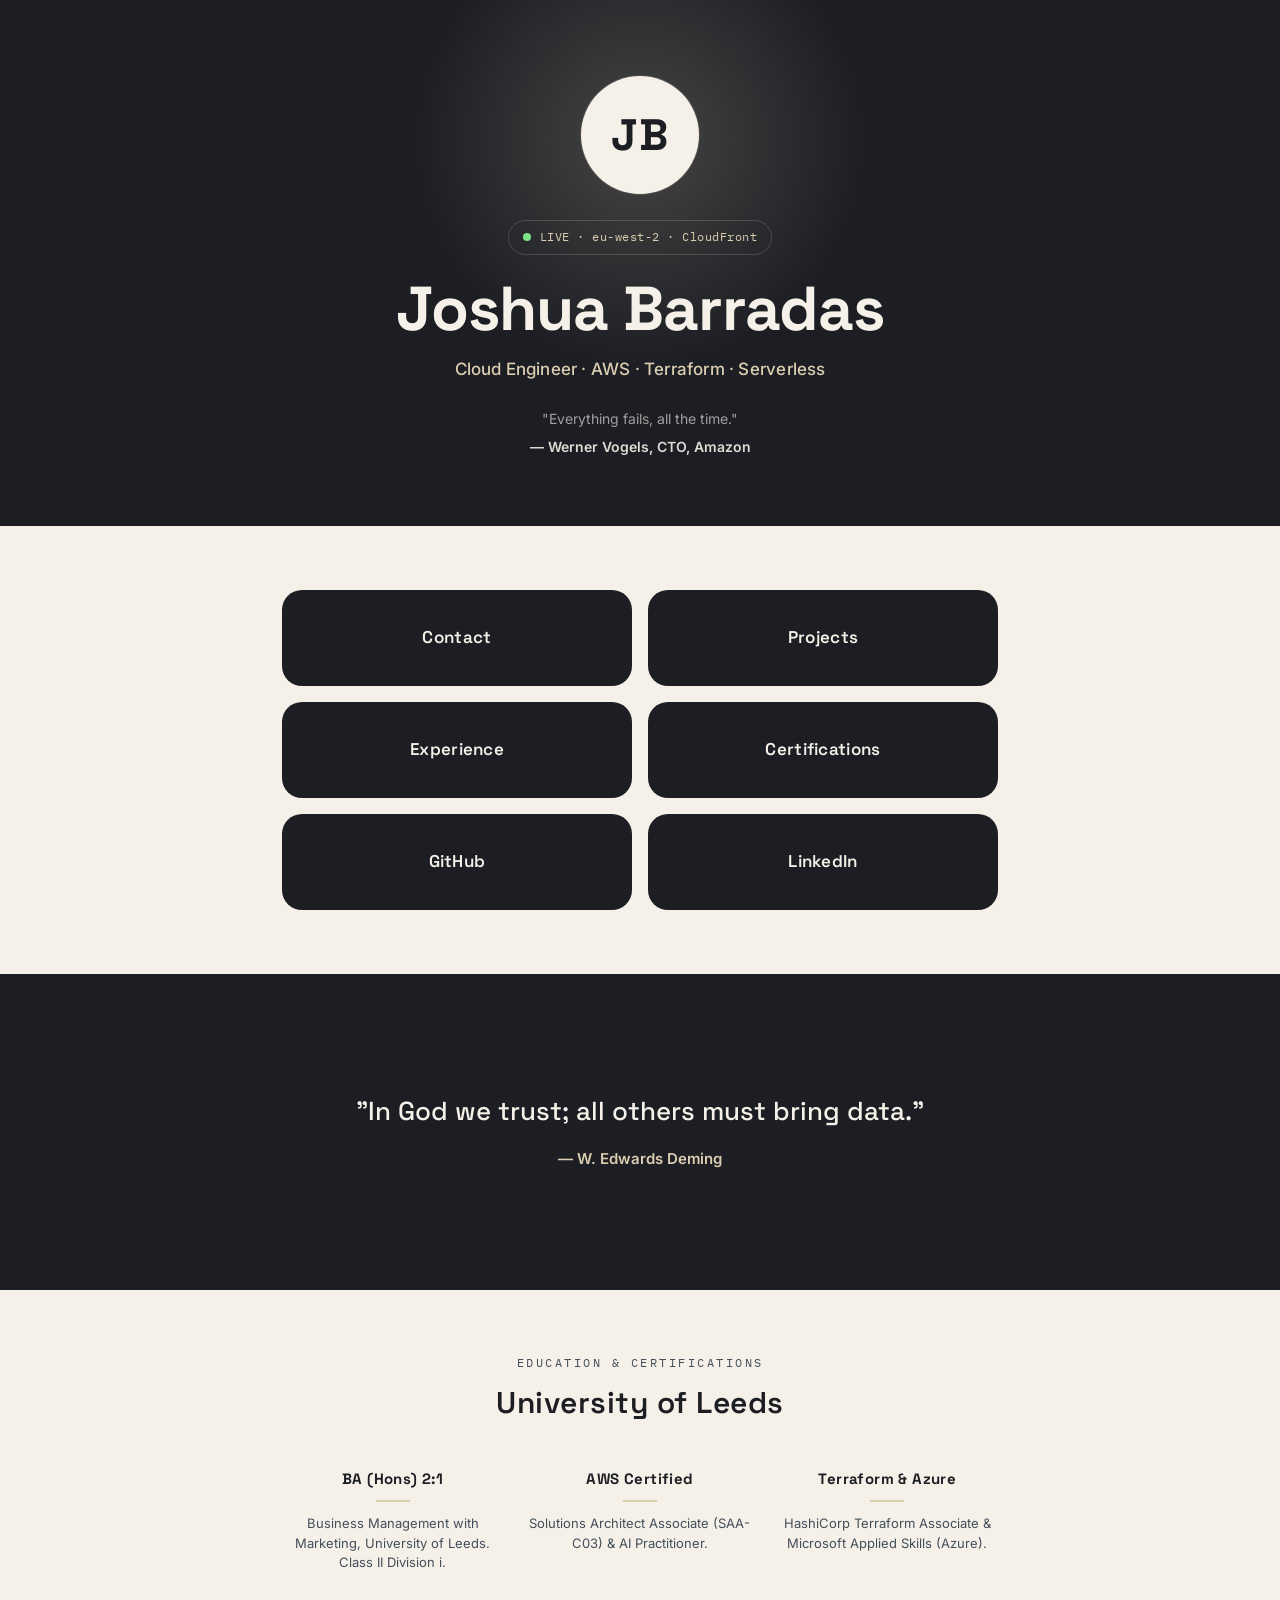
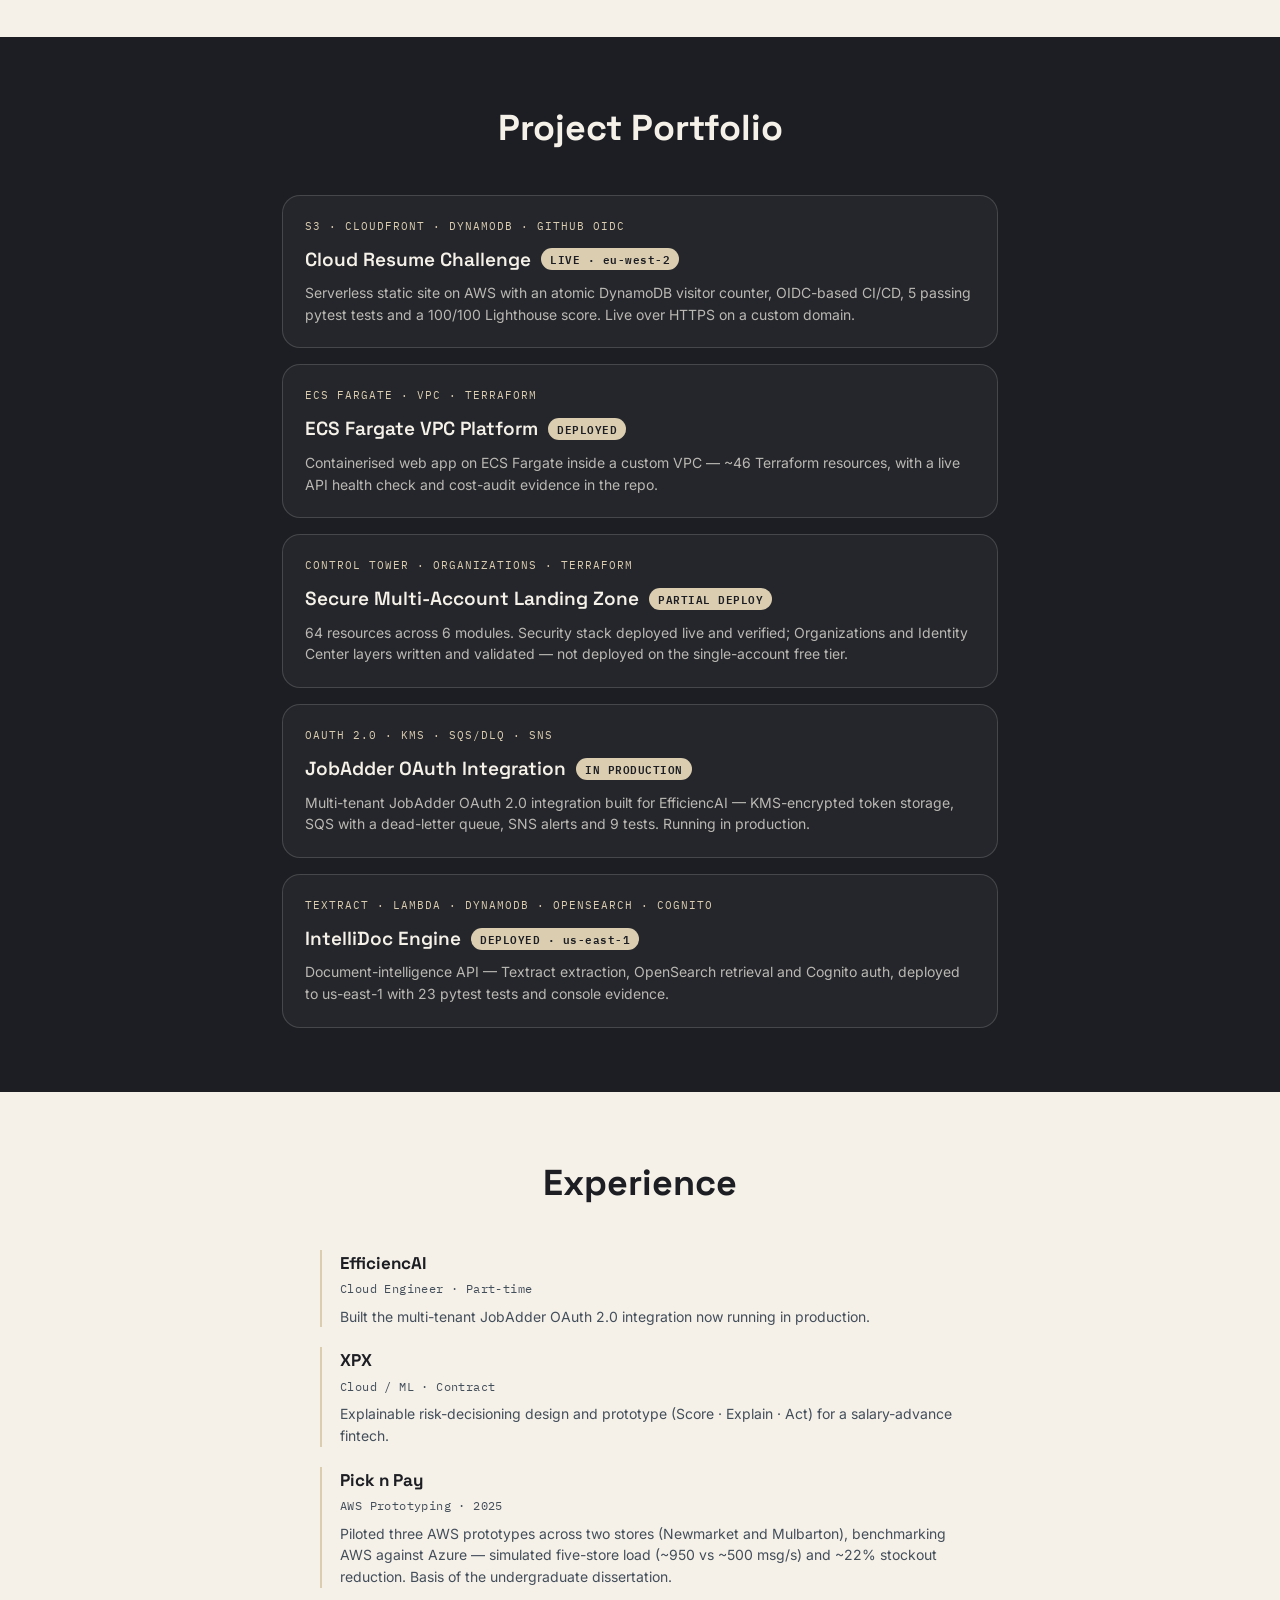
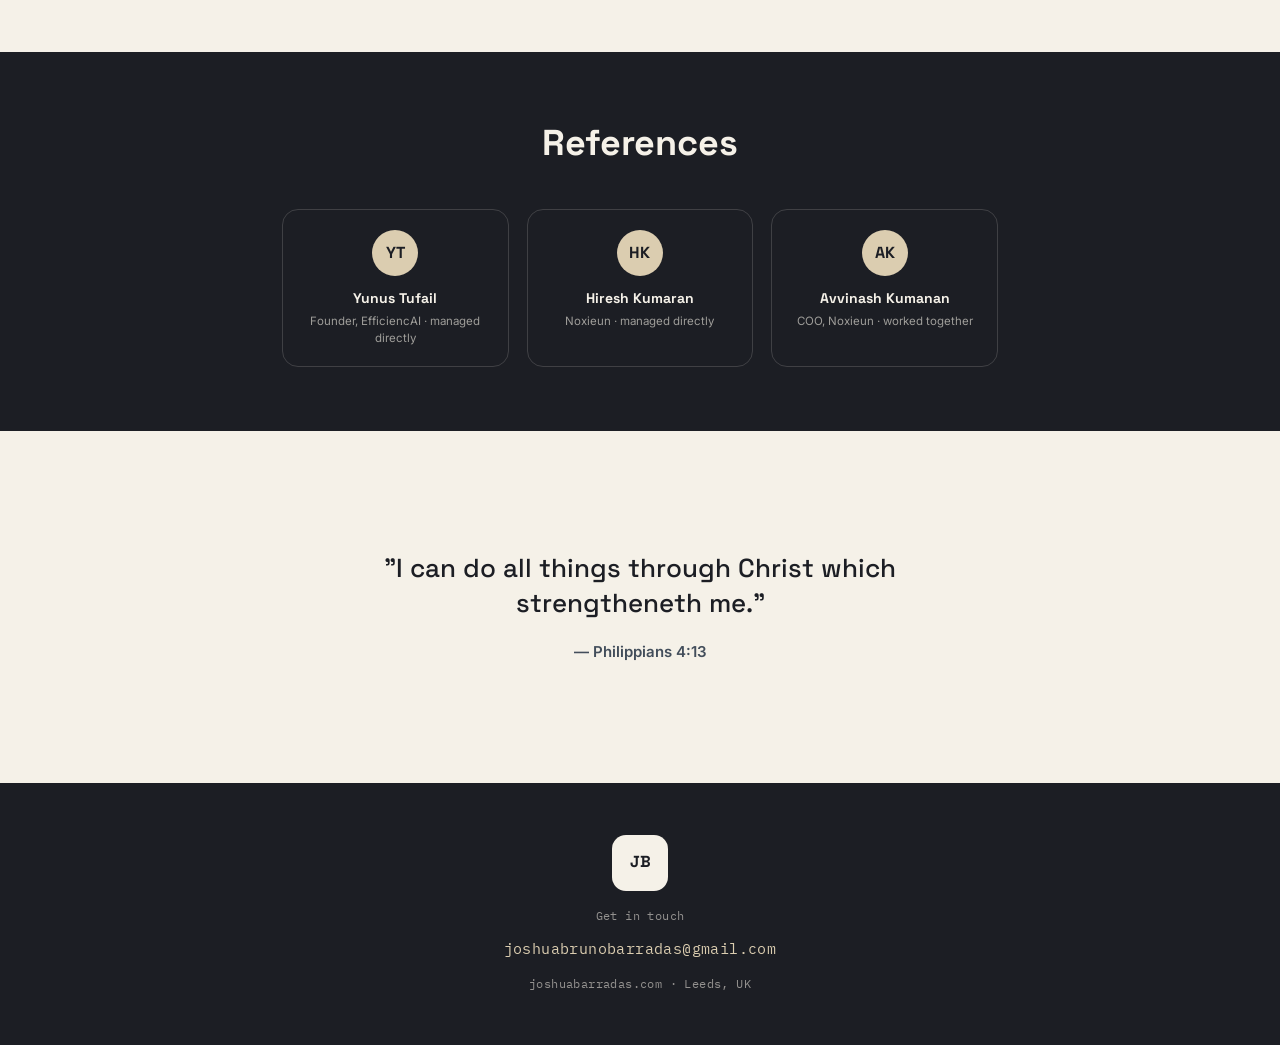
<file: frontend/index.html>
<!DOCTYPE html>
<html lang="en">
<head>
<meta charset="UTF-8">
<meta name="viewport" content="width=device-width, initial-scale=1.0">
<title>Joshua Barradas — Cloud Engineer</title>
<link rel="preconnect" href="https://fonts.googleapis.com">
<link rel="preconnect" href="https://fonts.gstatic.com" crossorigin>
<link href="https://fonts.googleapis.com/css2?family=Space+Grotesk:wght@500;600;700&family=Inter:wght@400;500;600&family=IBM+Plex+Mono:wght@400;500&display=swap" rel="stylesheet">
<style>
  :root{
    --ink:#1C1E24; --slate:#434E5B; --sand:#DBCDB0; --cream:#F5F1E8; --cream-2:#EFE7D6;
    --line:rgba(28,30,36,.14); --line-dark:rgba(245,241,232,.16);
    --disp:"Space Grotesk",system-ui,sans-serif; --body:"Inter",system-ui,sans-serif; --mono:"IBM Plex Mono",ui-monospace,monospace;
  }
  *{box-sizing:border-box;margin:0;padding:0}
  html{scroll-behavior:smooth}
  body{font-family:var(--body);color:var(--ink);background:var(--cream);-webkit-font-smoothing:antialiased;line-height:1.55}
  .wrap{max-width:760px;margin:0 auto;padding:0 22px}
  section{padding:64px 0}
  .band-dark{background:var(--ink);color:var(--cream)}
  .band-light{background:var(--cream)}
  .hero{position:relative;text-align:center;padding:76px 0 68px;overflow:hidden}
  .hero::before{content:"";position:absolute;top:-120px;left:50%;transform:translateX(-50%);width:520px;height:520px;border-radius:50%;background:radial-gradient(circle,rgba(219,205,176,.22),transparent 62%);pointer-events:none}
  .monogram{position:relative;width:118px;height:118px;margin:0 auto 26px;border-radius:50%;background:var(--cream);display:grid;place-items:center;font-family:var(--disp);font-weight:700;font-size:44px;color:var(--ink);letter-spacing:1px;box-shadow:0 0 0 1px rgba(245,241,232,.10)}
  .status{position:relative;display:inline-flex;align-items:center;gap:9px;font-family:var(--mono);font-size:12px;letter-spacing:.5px;color:var(--sand);border:1px solid var(--line-dark);border-radius:999px;padding:7px 14px;margin-bottom:22px}
  .dot{width:8px;height:8px;border-radius:50%;background:#7CE38B;animation:pulse 2.4s infinite}
  @keyframes pulse{0%{box-shadow:0 0 0 0 rgba(124,227,139,.5)}70%{box-shadow:0 0 0 9px rgba(124,227,139,0)}100%{box-shadow:0 0 0 0 rgba(124,227,139,0)}}
  .hero h1{position:relative;font-family:var(--disp);font-weight:700;font-size:clamp(38px,10vw,62px);line-height:1.02;letter-spacing:-1px;margin-bottom:16px}
  .tagline{position:relative;font-size:clamp(14px,3.6vw,17px);color:var(--sand);font-weight:500;letter-spacing:.2px}
  .hero .quote{position:relative;margin:26px auto 0;font-size:14px;color:rgba(245,241,232,.62);max-width:520px}
  .hero .quote b{color:rgba(245,241,232,.9);display:block;margin-top:6px;font-weight:600}
  .grid{display:grid;grid-template-columns:1fr 1fr;gap:16px}
  .tile{display:flex;align-items:center;justify-content:center;text-align:center;background:var(--ink);color:var(--cream);text-decoration:none;font-family:var(--disp);font-weight:600;font-size:17px;letter-spacing:.3px;min-height:96px;border-radius:20px;padding:18px;border:1px solid transparent;transition:transform .18s ease,border-color .18s ease,color .18s ease}
  .tile:hover,.tile:focus-visible{transform:translateY(-3px);border-color:var(--sand);color:var(--sand);outline:none}
  .quoteband{text-align:center;padding:56px 0}
  .quoteband p{font-family:var(--disp);font-weight:500;font-size:clamp(19px,4.6vw,26px);line-height:1.35;max-width:640px;margin:0 auto}
  .quoteband cite{display:block;margin-top:18px;font-style:normal;font-weight:600;color:var(--sand);font-size:15px}
  .band-light .quoteband cite{color:var(--slate)}
  .eyebrow{text-align:center;font-family:var(--mono);font-size:12px;letter-spacing:2.5px;text-transform:uppercase;color:var(--slate);margin-bottom:8px}
  .cred-head{text-align:center;font-family:var(--disp);font-weight:600;font-size:clamp(22px,5vw,30px);letter-spacing:.5px;margin-bottom:40px}
  .creds{display:grid;grid-template-columns:1fr 1fr 1fr;gap:26px}
  .cred{text-align:center}
  .cred h3{font-family:var(--disp);font-size:15px;letter-spacing:.4px;margin-bottom:6px}
  .cred .rule{width:34px;height:2px;background:var(--sand);margin:10px auto 12px}
  .cred p{font-size:13px;color:var(--slate);line-height:1.5}
  .sec-title{text-align:center;font-family:var(--disp);font-weight:700;font-size:clamp(26px,6vw,36px);margin-bottom:38px}
  .projects{display:grid;gap:16px}
  .project{background:rgba(245,241,232,.04);border:1px solid var(--line-dark);border-radius:18px;padding:22px}
  .project .stack{font-family:var(--mono);font-size:11px;letter-spacing:1px;color:var(--sand);text-transform:uppercase;margin-bottom:10px}
  .project h3{font-family:var(--disp);font-weight:600;font-size:19px;margin-bottom:8px;display:flex;align-items:center;gap:10px;flex-wrap:wrap}
  .chip{font-family:var(--mono);font-size:10.5px;letter-spacing:.5px;color:var(--ink);background:var(--sand);border-radius:999px;padding:3px 9px}
  .project p{font-size:14px;color:rgba(245,241,232,.72);line-height:1.55}
  .xp{display:grid;gap:20px;max-width:640px;margin:0 auto}
  .xp-item{border-left:2px solid var(--sand);padding-left:18px}
  .xp-item h3{font-family:var(--disp);font-size:17px;margin-bottom:4px}
  .xp-item .role{font-family:var(--mono);font-size:12px;color:var(--slate);letter-spacing:.4px;margin-bottom:7px}
  .xp-item p{font-size:14px;color:var(--slate)}
  .refs{display:grid;grid-template-columns:1fr 1fr 1fr;gap:18px}
  .ref{text-align:center;border:1px solid var(--line-dark);border-radius:16px;padding:20px 14px}
  .ref .av{width:46px;height:46px;border-radius:50%;background:var(--sand);color:var(--ink);font-family:var(--disp);font-weight:700;display:grid;place-items:center;margin:0 auto 12px;font-size:16px}
  .ref h3{font-family:var(--disp);font-size:14px;margin-bottom:3px}
  .ref p{font-size:11.5px;color:rgba(245,241,232,.6);line-height:1.45}
  footer{text-align:center;padding:52px 0}
  .emblem{width:56px;height:56px;border-radius:14px;background:var(--cream);color:var(--ink);display:grid;place-items:center;margin:0 auto 16px;font-family:var(--disp);font-weight:700}
  footer p{font-size:12px;color:rgba(245,241,232,.55);font-family:var(--mono);letter-spacing:.4px}
  footer a{color:var(--sand);text-decoration:none}
  @media (max-width:560px){.creds,.refs{grid-template-columns:1fr;gap:22px}section{padding:52px 0}}
  @media (max-width:360px){.grid{grid-template-columns:1fr}}
  @media (prefers-reduced-motion:reduce){*{animation:none!important;transition:none!important;scroll-behavior:auto}}
</style>
</head>
<body>

  <!-- HERO -->
  <header class="band-dark hero">
    <div class="wrap">
      <div class="monogram">JB</div>
      <div class="status"><span class="dot"></span>LIVE · eu-west-2 · CloudFront</div>
      <h1>Joshua Barradas</h1>
      <p class="tagline">Cloud Engineer · AWS · Terraform · Serverless</p>
      <p class="quote">"Everything fails, all the time."<b>— Werner Vogels, CTO, Amazon</b></p>
    </div>
  </header>

  <!-- NAV GRID -->
  <section class="band-light">
    <div class="wrap">
      <div class="grid">
        <a class="tile" href="#contact">Contact</a>
        <a class="tile" href="#projects">Projects</a>
        <a class="tile" href="#experience">Experience</a>
        <a class="tile" href="#credentials">Certifications</a>
        <a class="tile" href="https://github.com/Joshuabarradas234" target="_blank" rel="noopener">GitHub</a>
        <a class="tile" href="https://www.linkedin.com/in/joshua-barradas-433292212/" target="_blank" rel="noopener">LinkedIn</a>
      </div>
    </div>
  </section>

  <!-- QUOTE BAND -->
  <section class="band-dark">
    <div class="wrap quoteband">
      <p>"In God we trust; all others must bring data."</p>
      <cite>— W. Edwards Deming</cite>
    </div>
  </section>

  <!-- CREDENTIALS -->
  <section class="band-light" id="credentials">
    <div class="wrap">
      <p class="eyebrow">Education &amp; Certifications</p>
      <h2 class="cred-head">University of Leeds</h2>
      <div class="creds">
        <div class="cred"><h3>BA (Hons) 2:1</h3><div class="rule"></div><p>Business Management with Marketing, University of Leeds. Class II Division i.</p></div>
        <div class="cred"><h3>AWS Certified</h3><div class="rule"></div><p>Solutions Architect Associate (SAA-C03) &amp; AI Practitioner.</p></div>
        <div class="cred"><h3>Terraform &amp; Azure</h3><div class="rule"></div><p>HashiCorp Terraform Associate &amp; Microsoft Applied Skills (Azure).</p></div>
      </div>
    </div>
  </section>

  <!-- PROJECTS -->
  <section class="band-dark" id="projects">
    <div class="wrap">
      <h2 class="sec-title">Project Portfolio</h2>
      <div class="projects">
        <article class="project"><div class="stack">S3 · CloudFront · DynamoDB · GitHub OIDC</div><h3>Cloud Resume Challenge <span class="chip">LIVE · eu-west-2</span></h3><p>Serverless static site on AWS with an atomic DynamoDB visitor counter, OIDC-based CI/CD, 5 passing pytest tests and a 100/100 Lighthouse score. Live over HTTPS on a custom domain.</p></article>
        <article class="project"><div class="stack">ECS Fargate · VPC · Terraform</div><h3>ECS Fargate VPC Platform <span class="chip">DEPLOYED</span></h3><p>Containerised web app on ECS Fargate inside a custom VPC — ~46 Terraform resources, with a live API health check and cost-audit evidence in the repo.</p></article>
        <article class="project"><div class="stack">Control Tower · Organizations · Terraform</div><h3>Secure Multi-Account Landing Zone <span class="chip">PARTIAL DEPLOY</span></h3><p>64 resources across 6 modules. Security stack deployed live and verified; Organizations and Identity Center layers written and validated — not deployed on the single-account free tier.</p></article>
        <article class="project"><div class="stack">OAuth 2.0 · KMS · SQS/DLQ · SNS</div><h3>JobAdder OAuth Integration <span class="chip">IN PRODUCTION</span></h3><p>Multi-tenant JobAdder OAuth 2.0 integration built for EfficiencAI — KMS-encrypted token storage, SQS with a dead-letter queue, SNS alerts and 9 tests. Running in production.</p></article>
        <article class="project"><div class="stack">Textract · Lambda · DynamoDB · OpenSearch · Cognito</div><h3>IntelliDoc Engine <span class="chip">DEPLOYED · us-east-1</span></h3><p>Document-intelligence API — Textract extraction, OpenSearch retrieval and Cognito auth, deployed to us-east-1 with 23 pytest tests and console evidence.</p></article>
      </div>
    </div>
  </section>

  <!-- EXPERIENCE -->
  <section class="band-light" id="experience">
    <div class="wrap">
      <h2 class="sec-title" style="color:var(--ink)">Experience</h2>
      <div class="xp">
        <div class="xp-item"><h3>EfficiencAI</h3><div class="role">Cloud Engineer · Part-time</div><p>Built the multi-tenant JobAdder OAuth 2.0 integration now running in production.</p></div>
        <div class="xp-item"><h3>XPX</h3><div class="role">Cloud / ML · Contract</div><p>Explainable risk-decisioning design and prototype (Score · Explain · Act) for a salary-advance fintech.</p></div>
        <div class="xp-item"><h3>Pick n Pay</h3><div class="role">AWS Prototyping · 2025</div><p>Piloted three AWS prototypes across two stores (Newmarket and Mulbarton), benchmarking AWS against Azure — simulated five-store load (~950 vs ~500 msg/s) and ~22% stockout reduction. Basis of the undergraduate dissertation.</p></div>
      </div>
    </div>
  </section>

  <!-- REFERENCES -->
  <section class="band-dark">
    <div class="wrap">
      <h2 class="sec-title">References</h2>
      <div class="refs">
        <div class="ref"><div class="av">YT</div><h3>Yunus Tufail</h3><p>Founder, EfficiencAI · managed directly</p></div>
        <div class="ref"><div class="av">HK</div><h3>Hiresh Kumaran</h3><p>Noxieun · managed directly</p></div>
        <div class="ref"><div class="av">AK</div><h3>Avvinash Kumanan</h3><p>COO, Noxieun · worked together</p></div>
      </div>
    </div>
  </section>

  <!-- CLOSING QUOTE -->
  <section class="band-light">
    <div class="wrap quoteband">
      <p>"I can do all things through Christ which strengtheneth me."</p>
      <cite>— Philippians 4:13</cite>
    </div>
  </section>

  <!-- FOOTER / CONTACT -->
  <footer class="band-dark" id="contact">
    <div class="wrap">
      <div class="emblem">JB</div>
      <p style="margin-bottom:12px">Get in touch</p>
      <p><a href="mailto:joshuabrunobarradas@gmail.com" style="font-size:15px">joshuabrunobarradas@gmail.com</a></p>
      <p style="margin-top:14px">joshuabarradas.com · Leeds, UK</p>
    </div>
  </footer>

</body>
</html>
</file>
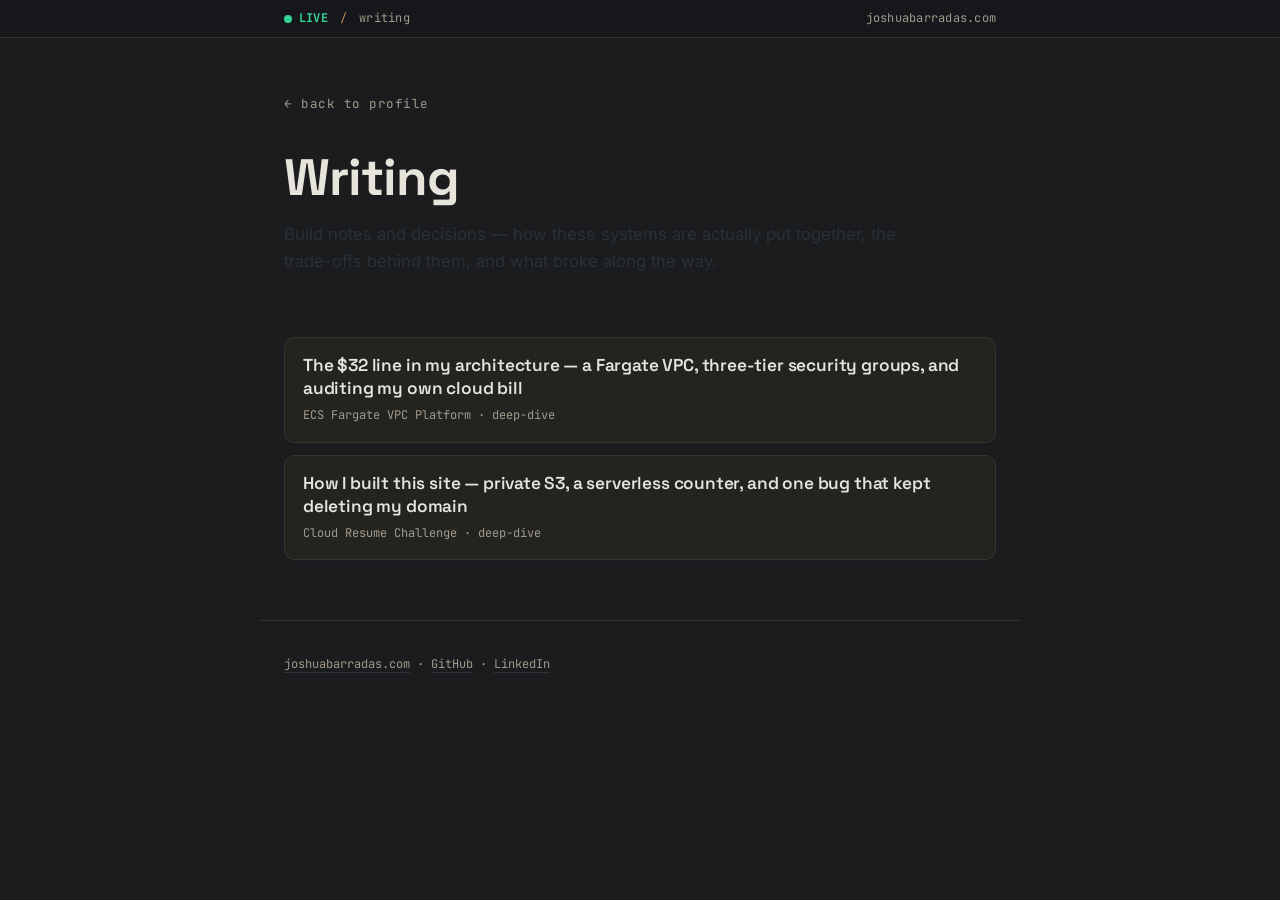
<file: frontend/writing.html>
<!DOCTYPE html>
<html lang="en">
<head>
  <meta charset="UTF-8" />
  <meta name="viewport" content="width=device-width, initial-scale=1.0" />
  <title>Writing — Joshua Barradas</title>
  <meta name="description" content="Build notes and decisions from Joshua Barradas — serverless and infrastructure-as-code on AWS." />
  <meta property="og:type" content="website" />
  <meta property="og:title" content="Writing — Joshua Barradas" />
  <meta property="og:description" content="Build notes and decisions — serverless and infrastructure-as-code on AWS." />
  <meta property="og:url" content="https://joshuabarradas.com/writing.html" />
  <meta property="og:image" content="https://joshuabarradas.com/og.png" />
  <meta name="twitter:card" content="summary_large_image" />
  <meta name="twitter:image" content="https://joshuabarradas.com/og.png" />
  <link rel="preconnect" href="https://fonts.googleapis.com" />
  <link rel="preconnect" href="https://fonts.gstatic.com" crossorigin />
  <link href="https://fonts.googleapis.com/css2?family=Space+Grotesk:wght@500;600;700&family=Inter:wght@400;500;600&family=JetBrains+Mono:wght@400;500;700&display=swap" rel="stylesheet" />
  <link rel="icon" href="favicon.ico" sizes="any" />
  <link rel="icon" type="image/png" href="favicon.png" />
  <link rel="apple-touch-icon" href="apple-touch-icon.png" />
  <link rel="stylesheet" href="styles.css" />
</head>
<body>
  <header class="statusbar" role="banner">
    <div class="statusbar__inner">
      <span class="status"><span class="status__dot" aria-hidden="true"></span><span class="status__label">LIVE</span></span>
      <span class="statusbar__sep" aria-hidden="true">/</span>
      <span class="statusbar__meta">writing</span>
      <span class="statusbar__spacer"></span>
      <span class="statusbar__meta">joshuabarradas.com</span>
    </div>
  </header>

  <main class="page">
    <section class="hero">
      <p class="eyebrow"><a href="/" class="article__back">← back to profile</a></p>
      <h1 class="hero__name">Writing</h1>
      <p class="hero__line">
        Build notes and decisions — how these systems are actually put together,
        the trade-offs behind them, and what broke along the way.
      </p>
    </section>

    <section class="block">
      <ul class="postlist">
        <li>
          <a class="postlist__link" href="/writing/ecs-fargate-vpc-platform.html">
            <span class="postlist__title">The $32 line in my architecture — a Fargate VPC, three-tier security groups, and auditing my own cloud bill</span>
            <span class="postlist__meta">ECS Fargate VPC Platform · deep-dive</span>
          </a>
        </li>
        <li>
          <a class="postlist__link" href="/writing/how-i-built-this-site.html">
            <span class="postlist__title">How I built this site — private S3, a serverless counter, and one bug that kept deleting my domain</span>
            <span class="postlist__meta">Cloud Resume Challenge · deep-dive</span>
          </a>
        </li>
      </ul>
    </section>
  </main>

  <footer class="foot">
    <p>
      <a href="/">joshuabarradas.com</a> ·
      <a href="https://github.com/Joshuabarradas234">GitHub</a> ·
      <a href="https://www.linkedin.com/in/joshua-barradas-433292212">LinkedIn</a>
    </p>
  </footer>
</body>
</html>
</file>
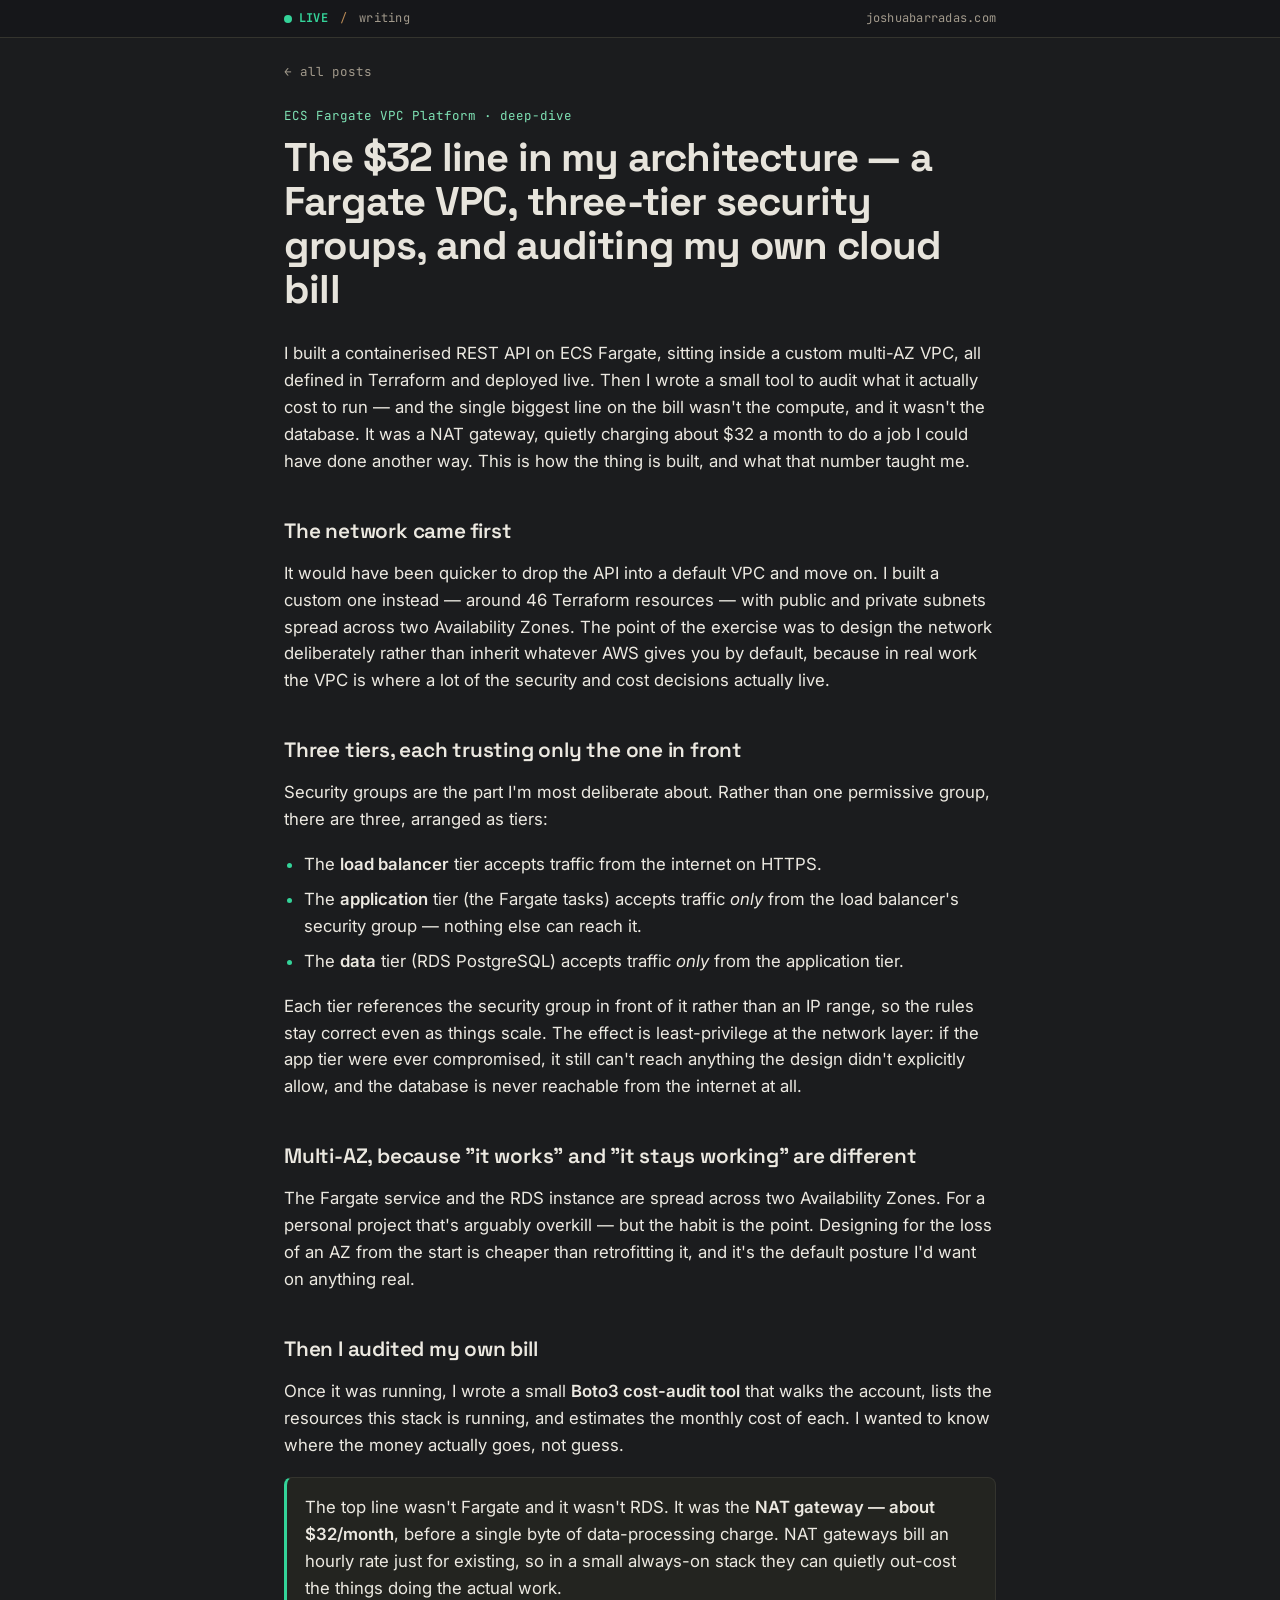
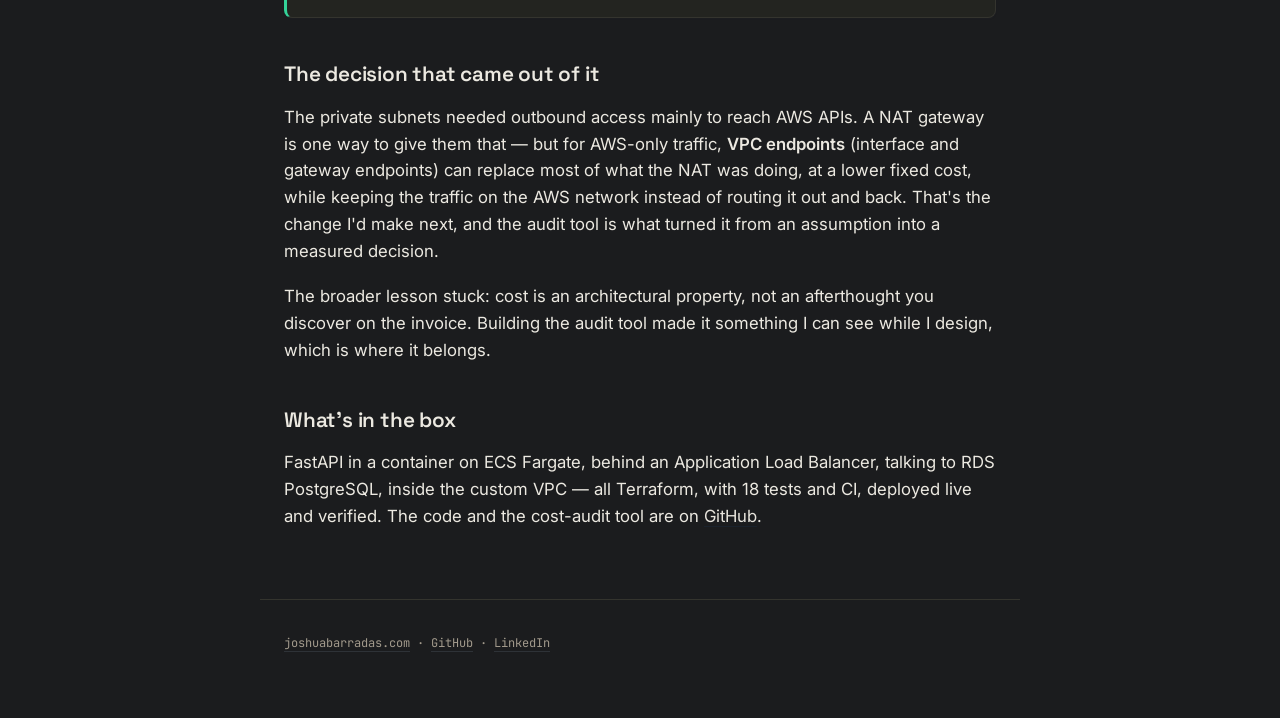
<file: frontend/writing/ecs-fargate-vpc-platform (1).html>
<!DOCTYPE html>
<html lang="en">
<head>
  <meta charset="UTF-8" />
  <meta name="viewport" content="width=device-width, initial-scale=1.0" />
  <title>The $32 line in my architecture — Joshua Barradas</title>
  <meta name="description" content="A containerised API on ECS Fargate in a custom multi-AZ VPC, with three-tier security groups — and the Boto3 cost-audit tool that found the biggest line on the bill wasn't compute or the database." />
  <meta property="og:type" content="article" />
  <meta property="og:title" content="The $32 line in my architecture — a Fargate VPC and auditing my own cloud bill" />
  <meta property="og:description" content="Three-tier security groups, a multi-AZ VPC, and the cost-audit tool that flagged a NAT gateway as the top cost driver." />
  <meta property="og:url" content="https://joshuabarradas.com/writing/ecs-fargate-vpc-platform.html" />
  <meta property="og:image" content="https://joshuabarradas.com/og.png" />
  <meta name="twitter:card" content="summary_large_image" />
  <meta name="twitter:image" content="https://joshuabarradas.com/og.png" />
  <link rel="preconnect" href="https://fonts.googleapis.com" />
  <link rel="preconnect" href="https://fonts.gstatic.com" crossorigin />
  <link href="https://fonts.googleapis.com/css2?family=Space+Grotesk:wght@500;600;700&family=Inter:wght@400;500;600&family=JetBrains+Mono:wght@400;500;700&display=swap" rel="stylesheet" />
  <link rel="icon" href="../favicon.ico" sizes="any" />
  <link rel="icon" type="image/png" href="../favicon.png" />
  <link rel="apple-touch-icon" href="../apple-touch-icon.png" />
  <link rel="stylesheet" href="../styles.css" />
</head>
<body>
  <header class="statusbar" role="banner">
    <div class="statusbar__inner">
      <span class="status"><span class="status__dot" aria-hidden="true"></span><span class="status__label">LIVE</span></span>
      <span class="statusbar__sep" aria-hidden="true">/</span>
      <span class="statusbar__meta">writing</span>
      <span class="statusbar__spacer"></span>
      <span class="statusbar__meta">joshuabarradas.com</span>
    </div>
  </header>

  <main class="page">
    <article class="article">
      <a class="article__back" href="/writing.html">← all posts</a>
      <p class="article__meta">ECS Fargate VPC Platform · deep-dive</p>
      <h1 class="article__title">The $32 line in my architecture — a Fargate VPC, three-tier security groups, and auditing my own cloud bill</h1>

      <div class="article__body">
        <p>
          I built a containerised REST API on ECS Fargate, sitting inside a
          custom multi-AZ VPC, all defined in Terraform and deployed live. Then I
          wrote a small tool to audit what it actually cost to run — and the
          single biggest line on the bill wasn't the compute, and it wasn't the
          database. It was a NAT gateway, quietly charging about $32 a month to
          do a job I could have done another way. This is how the thing is built,
          and what that number taught me.
        </p>

        <h2>The network came first</h2>
        <p>
          It would have been quicker to drop the API into a default VPC and move
          on. I built a custom one instead — around 46 Terraform resources — with
          public and private subnets spread across two Availability Zones. The
          point of the exercise was to design the network deliberately rather than
          inherit whatever AWS gives you by default, because in real work the VPC
          is where a lot of the security and cost decisions actually live.
        </p>

        <h2>Three tiers, each trusting only the one in front</h2>
        <p>
          Security groups are the part I'm most deliberate about. Rather than one
          permissive group, there are three, arranged as tiers:
        </p>
        <ul>
          <li>The <strong>load balancer</strong> tier accepts traffic from the internet on HTTPS.</li>
          <li>The <strong>application</strong> tier (the Fargate tasks) accepts traffic <em>only</em> from the load balancer's security group — nothing else can reach it.</li>
          <li>The <strong>data</strong> tier (RDS PostgreSQL) accepts traffic <em>only</em> from the application tier.</li>
        </ul>
        <p>
          Each tier references the security group in front of it rather than an IP
          range, so the rules stay correct even as things scale. The effect is
          least-privilege at the network layer: if the app tier were ever
          compromised, it still can't reach anything the design didn't explicitly
          allow, and the database is never reachable from the internet at all.
        </p>

        <h2>Multi-AZ, because "it works" and "it stays working" are different</h2>
        <p>
          The Fargate service and the RDS instance are spread across two
          Availability Zones. For a personal project that's arguably overkill —
          but the habit is the point. Designing for the loss of an AZ from the
          start is cheaper than retrofitting it, and it's the default posture I'd
          want on anything real.
        </p>

        <h2>Then I audited my own bill</h2>
        <p>
          Once it was running, I wrote a small <strong>Boto3 cost-audit tool</strong>
          that walks the account, lists the resources this stack is running, and
          estimates the monthly cost of each. I wanted to know where the money
          actually goes, not guess.
        </p>
        <div class="article__callout">
          <p>
            The top line wasn't Fargate and it wasn't RDS. It was the
            <strong>NAT gateway — about $32/month</strong>, before a single byte
            of data-processing charge. NAT gateways bill an hourly rate just for
            existing, so in a small always-on stack they can quietly out-cost the
            things doing the actual work.
          </p>
        </div>

        <h2>The decision that came out of it</h2>
        <p>
          The private subnets needed outbound access mainly to reach AWS APIs. A
          NAT gateway is one way to give them that — but for AWS-only traffic,
          <strong>VPC endpoints</strong> (interface and gateway endpoints) can
          replace most of what the NAT was doing, at a lower fixed cost, while
          keeping the traffic on the AWS network instead of routing it out and
          back. That's the change I'd make next, and the audit tool is what turned
          it from an assumption into a measured decision.
        </p>
        <p>
          The broader lesson stuck: cost is an architectural property, not an
          afterthought you discover on the invoice. Building the audit tool made
          it something I can see while I design, which is where it belongs.
        </p>

        <h2>What's in the box</h2>
        <p>
          FastAPI in a container on ECS Fargate, behind an Application Load
          Balancer, talking to RDS PostgreSQL, inside the custom VPC — all
          Terraform, with 18 tests and CI, deployed live and verified. The code
          and the cost-audit tool are on
          <a href="https://github.com/Joshuabarradas234/ecs-fargate-vpc-platform">GitHub</a>.
        </p>
      </div>
    </article>
  </main>

  <footer class="foot">
    <p>
      <a href="/">joshuabarradas.com</a> ·
      <a href="https://github.com/Joshuabarradas234">GitHub</a> ·
      <a href="https://www.linkedin.com/in/joshua-barradas-433292212">LinkedIn</a>
    </p>
  </footer>
</body>
</html>
</file>
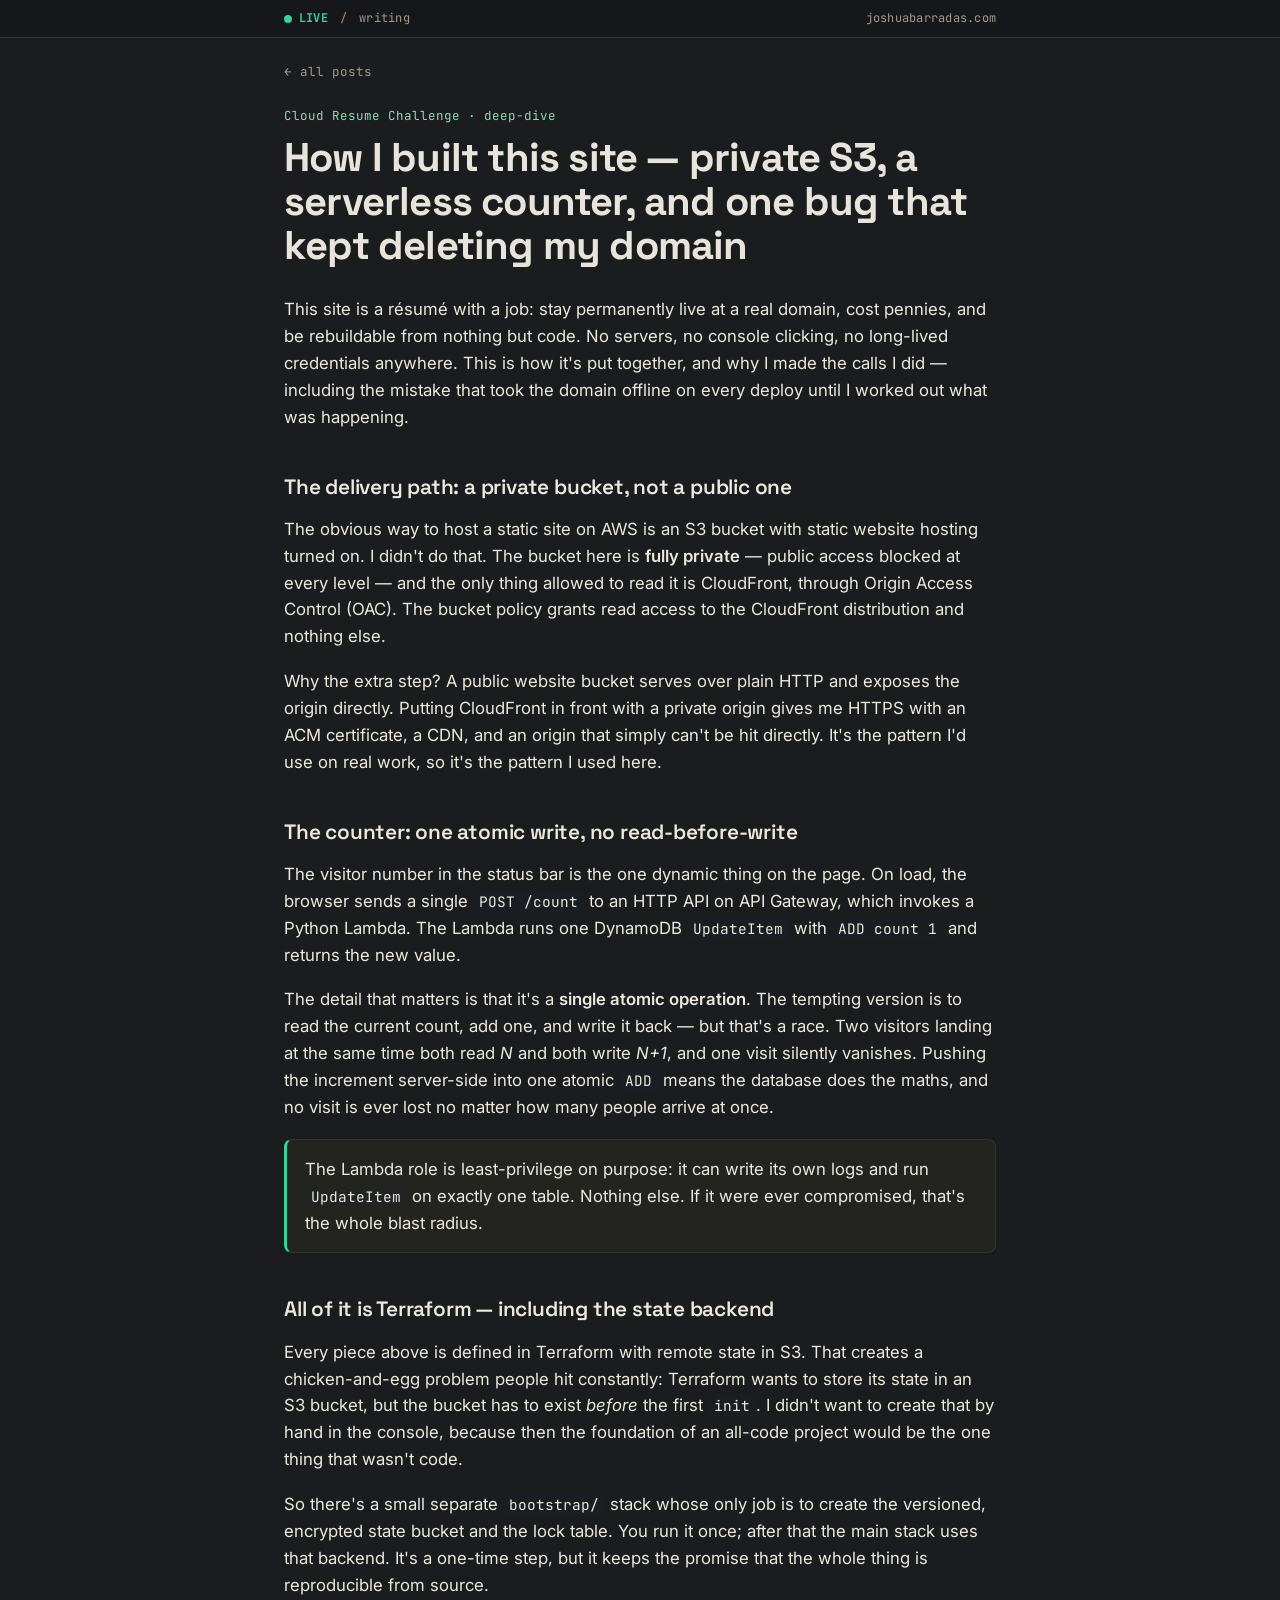
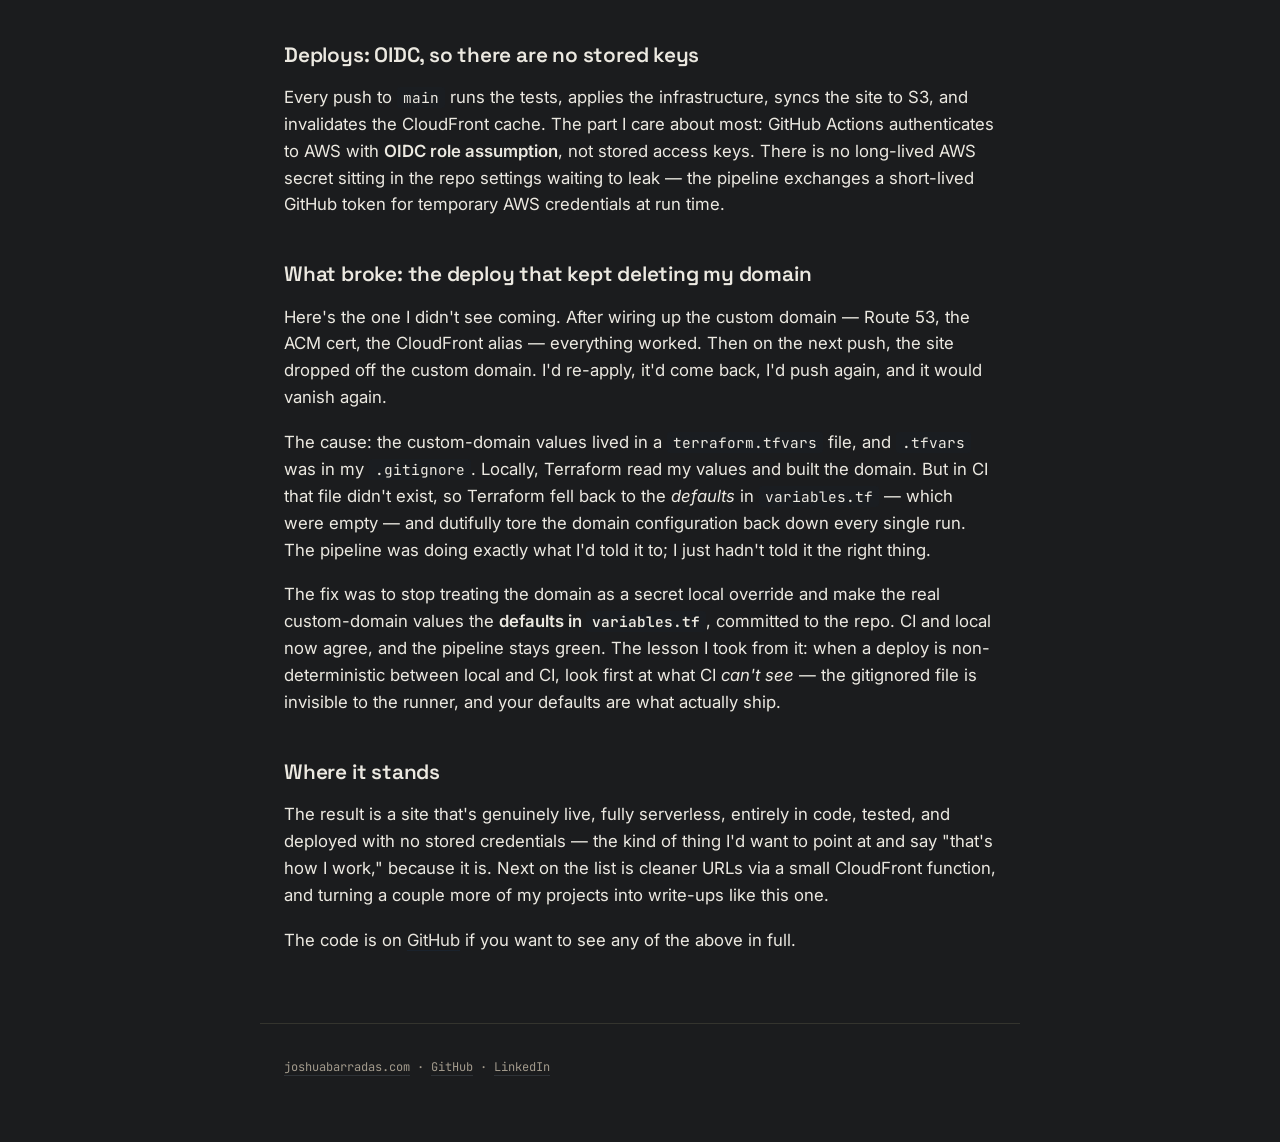
<file: frontend/writing/how-i-built-this-site.html>
<!DOCTYPE html>
<html lang="en">
<head>
  <meta charset="UTF-8" />
  <meta name="viewport" content="width=device-width, initial-scale=1.0" />
  <title>How I built this site — Joshua Barradas</title>
  <meta name="description" content="A decision-by-decision walkthrough of a serverless resume site on AWS: private S3 behind CloudFront, an atomic DynamoDB visitor counter, full Terraform and OIDC CI/CD — and the bug that kept deleting the domain." />
  <meta property="og:type" content="article" />
  <meta property="og:image" content="https://joshuabarradas.com/og.png" />
  <meta name="twitter:card" content="summary_large_image" />
  <meta name="twitter:image" content="https://joshuabarradas.com/og.png" />
  <link rel="preconnect" href="https://fonts.googleapis.com" />
  <link rel="preconnect" href="https://fonts.gstatic.com" crossorigin />
  <link
    href="https://fonts.googleapis.com/css2?family=Space+Grotesk:wght@500;600;700&family=Inter:wght@400;500;600&family=JetBrains+Mono:wght@400;500;700&display=swap"
    rel="stylesheet"
  />
  <link rel="icon" href="../favicon.ico" sizes="any" />
  <link rel="icon" type="image/png" href="../favicon.png" />
  <link rel="apple-touch-icon" href="../apple-touch-icon.png" />
  <link rel="stylesheet" href="../styles.css" />
</head>
<body>
  <header class="statusbar" role="banner">
    <div class="statusbar__inner">
      <span class="status">
        <span class="status__dot" aria-hidden="true"></span>
        <span class="status__label">LIVE</span>
      </span>
      <span class="statusbar__sep" aria-hidden="true">/</span>
      <span class="statusbar__meta">writing</span>
      <span class="statusbar__spacer"></span>
      <span class="statusbar__meta">joshuabarradas.com</span>
    </div>
  </header>

  <main class="page">
    <article class="article">
      <a class="article__back" href="/writing.html">← all posts</a>

      <p class="article__meta">Cloud Resume Challenge · deep-dive</p>
      <h1 class="article__title">How I built this site — private S3, a serverless counter, and one bug that kept deleting my domain</h1>

      <div class="article__body">
        <p>
          This site is a résumé with a job: stay permanently live at a real
          domain, cost pennies, and be rebuildable from nothing but code. No
          servers, no console clicking, no long-lived credentials anywhere. This
          is how it's put together, and why I made the calls I did — including
          the mistake that took the domain offline on every deploy until I
          worked out what was happening.
        </p>

        <h2>The delivery path: a private bucket, not a public one</h2>
        <p>
          The obvious way to host a static site on AWS is an S3 bucket with
          static website hosting turned on. I didn't do that. The bucket here is
          <strong>fully private</strong> — public access blocked at every level —
          and the only thing allowed to read it is CloudFront, through Origin
          Access Control (OAC). The bucket policy grants read access to the
          CloudFront distribution and nothing else.
        </p>
        <p>
          Why the extra step? A public website bucket serves over plain HTTP and
          exposes the origin directly. Putting CloudFront in front with a private
          origin gives me HTTPS with an ACM certificate, a CDN, and an origin
          that simply can't be hit directly. It's the pattern I'd use on real
          work, so it's the pattern I used here.
        </p>

        <h2>The counter: one atomic write, no read-before-write</h2>
        <p>
          The visitor number in the status bar is the one dynamic thing on the
          page. On load, the browser sends a single <code>POST /count</code> to
          an HTTP API on API Gateway, which invokes a Python Lambda. The Lambda
          runs one DynamoDB <code>UpdateItem</code> with <code>ADD count 1</code>
          and returns the new value.
        </p>
        <p>
          The detail that matters is that it's a <strong>single atomic
          operation</strong>. The tempting version is to read the current count,
          add one, and write it back — but that's a race. Two visitors landing at
          the same time both read <em>N</em> and both write <em>N+1</em>, and one
          visit silently vanishes. Pushing the increment server-side into one
          atomic <code>ADD</code> means the database does the maths, and no visit
          is ever lost no matter how many people arrive at once.
        </p>
        <div class="article__callout">
          <p>
            The Lambda role is least-privilege on purpose: it can write its own
            logs and run <code>UpdateItem</code> on exactly one table. Nothing
            else. If it were ever compromised, that's the whole blast radius.
          </p>
        </div>

        <h2>All of it is Terraform — including the state backend</h2>
        <p>
          Every piece above is defined in Terraform with remote state in S3.
          That creates a chicken-and-egg problem people hit constantly: Terraform
          wants to store its state in an S3 bucket, but the bucket has to exist
          <em>before</em> the first <code>init</code>. I didn't want to create
          that by hand in the console, because then the foundation of an
          all-code project would be the one thing that wasn't code.
        </p>
        <p>
          So there's a small separate <code>bootstrap/</code> stack whose only
          job is to create the versioned, encrypted state bucket and the lock
          table. You run it once; after that the main stack uses that backend.
          It's a one-time step, but it keeps the promise that the whole thing is
          reproducible from source.
        </p>

        <h2>Deploys: OIDC, so there are no stored keys</h2>
        <p>
          Every push to <code>main</code> runs the tests, applies the
          infrastructure, syncs the site to S3, and invalidates the CloudFront
          cache. The part I care about most: GitHub Actions authenticates to AWS
          with <strong>OIDC role assumption</strong>, not stored access keys.
          There is no long-lived AWS secret sitting in the repo settings waiting
          to leak — the pipeline exchanges a short-lived GitHub token for
          temporary AWS credentials at run time.
        </p>

        <h2>What broke: the deploy that kept deleting my domain</h2>
        <p>
          Here's the one I didn't see coming. After wiring up the custom domain —
          Route 53, the ACM cert, the CloudFront alias — everything worked. Then
          on the next push, the site dropped off the custom domain. I'd re-apply,
          it'd come back, I'd push again, and it would vanish again.
        </p>
        <p>
          The cause: the custom-domain values lived in a
          <code>terraform.tfvars</code> file, and <code>.tfvars</code> was in my
          <code>.gitignore</code>. Locally, Terraform read my values and built
          the domain. But in CI that file didn't exist, so Terraform fell back to
          the <em>defaults</em> in <code>variables.tf</code> — which were empty —
          and dutifully tore the domain configuration back down every single run.
          The pipeline was doing exactly what I'd told it to; I just hadn't told
          it the right thing.
        </p>
        <p>
          The fix was to stop treating the domain as a secret local override and
          make the real custom-domain values the <strong>defaults in
          <code>variables.tf</code></strong>, committed to the repo. CI and local
          now agree, and the pipeline stays green. The lesson I took from it:
          when a deploy is non-deterministic between local and CI, look first at
          what CI <em>can't see</em> — the gitignored file is invisible to the
          runner, and your defaults are what actually ship.
        </p>

        <h2>Where it stands</h2>
        <p>
          The result is a site that's genuinely live, fully serverless, entirely
          in code, tested, and deployed with no stored credentials — the kind of
          thing I'd want to point at and say "that's how I work," because it is.
          Next on the list is cleaner URLs via a small CloudFront function, and
          turning a couple more of my projects into write-ups like this one.
        </p>
        <p>
          The code is on <a href="https://github.com/Joshuabarradas234/cloud-resume-challenge">GitHub</a>
          if you want to see any of the above in full.
        </p>
      </div>
    </article>
  </main>

  <footer class="foot">
    <p>
      <a href="/">joshuabarradas.com</a> ·
      <a href="https://github.com/Joshuabarradas234">GitHub</a> ·
      <a href="https://www.linkedin.com/in/joshua-barradas-433292212">LinkedIn</a>
    </p>
  </footer>
</body>
</html>
</file>
<file: frontend/styles.css>
/*
  Joshua Barradas — cloud engineer
  Concept: the page presents itself as a live, monitored system. The masthead is
  a control-panel header — dark, with the portrait framed as an "online" node and
  the site reporting its own telemetry. Everything below is warm, editorial and
  card-based so the résumé reads with structure and depth, not as flat text.

  Palette is deliberately navy + healthy-green on warm paper — not the
  cream/terracotta, neon-on-black, or hairline-broadsheet looks that read as
  templated. One accent (green) does all the "live/verified" signalling.
*/

:root {
  --paper:    #1b1c1e;   /* charcoal page background */
  --panel:    #232420;   /* elevated cards */
  --ink:      #ece9e1;   /* primary text — warm off-white */
  --muted:    #a29a8c;   /* secondary text — warm grey */
  --hairline: #34342e;   /* borders on charcoal */

  --sand:     #b98a56;   /* brighter oak brown — circle / warm accent */
  --sand-soft:rgba(185,138,86,0.15); /* brown tint for pill fills */

  /* light-text ramp (names kept so the rest of the CSS is untouched) */
  --navy-900: #16171a;   /* status bar / darkest surface */
  --navy-700: #e7e4dc;   /* headings + links — off-white */
  --navy-600: #cfcabf;   /* deep accents */

  --live:     #34d399;   /* emerald — the single bright accent */
  --live-ink: #7fe3b5;   /* light emerald for labels / text on dark */
  --live-tint:rgba(52,211,153,0.14);

  --on-band:      #ece9e1; /* text on band */
  --on-band-dim:  #a29a8c; /* secondary text on band */

  --f-display: "Space Grotesk", system-ui, sans-serif;
  --f-body:    "Inter", system-ui, sans-serif;
  --f-mono:    "JetBrains Mono", ui-monospace, monospace;

  --maxw: 760px;
  --shadow-sm: 0 1px 2px rgba(51,58,77,0.06);
  --shadow:    0 10px 30px -14px rgba(51,58,77,0.28);
}

* { box-sizing: border-box; }
html { -webkit-text-size-adjust: 100%; scroll-behavior: smooth; }
body {
  margin: 0;
  background: var(--paper);
  color: var(--ink);
  font-family: var(--f-body);
  font-size: 16px;
  line-height: 1.6;
  -webkit-font-smoothing: antialiased;
}

a { color: var(--navy-700); text-decoration: none; }

/* ---------- Status bar (sticky signature) ---------- */
.statusbar {
  position: sticky; top: 0; z-index: 10;
  background: var(--navy-900);
  color: var(--ink);
  border-bottom: 1px solid var(--hairline);
}
.statusbar__inner {
  max-width: var(--maxw); margin: 0 auto; padding: 9px 24px;
  display: flex; align-items: center; gap: 12px;
  font-family: var(--f-mono); font-size: 12px; letter-spacing: 0.02em;
}
.status { display: inline-flex; align-items: center; gap: 7px; }
.status__dot {
  width: 8px; height: 8px; border-radius: 50%; background: var(--live);
  box-shadow: 0 0 0 0 rgba(52,211,153,0.6); animation: pulse 2.4s ease-out infinite;
}
.status__label { color: var(--live); font-weight: 700; }
.statusbar__sep { color: var(--sand); }
.statusbar__meta { color: var(--muted); }
.statusbar__meta b { color: var(--ink); font-weight: 500; }
.statusbar__spacer { flex: 1; }
.telemetry { display: inline-flex; align-items: baseline; gap: 8px; }
.telemetry__label { color: var(--muted); }
.telemetry__value {
  color: var(--live); font-weight: 700; font-variant-numeric: tabular-nums;
  min-width: 2ch; text-align: right;
}
@keyframes pulse {
  0%   { box-shadow: 0 0 0 0 rgba(52,211,153,0.55); }
  70%  { box-shadow: 0 0 0 7px rgba(52,211,153,0); }
  100% { box-shadow: 0 0 0 0 rgba(52,211,153,0); }
}

/* ---------- Masthead (control-panel header) ---------- */
.masthead {
  position: relative; overflow: hidden;
  background: var(--paper);
  color: var(--ink);
  border-bottom: 1px solid var(--hairline);
}
.masthead::before {
  content: ""; position: absolute; top: 12px; right: -40px;
  width: 440px; height: 440px; border-radius: 50%;
  background: var(--sand) url("profile.png") center 42% / cover no-repeat;
  box-shadow: inset 0 0 0 4px var(--sand);
  z-index: 0; pointer-events: none;
}
.masthead__inner {
  position: relative; z-index: 1;
  max-width: var(--maxw); margin: 0 auto; padding: 52px 24px 46px;
  display: grid; grid-template-columns: 1fr 200px; gap: 40px; align-items: center;
}
.masthead__eyebrow {
  font-family: var(--f-mono); font-size: 12.5px; letter-spacing: 0.04em;
  color: var(--live); margin: 0 0 14px;
}
.masthead__name {
  font-family: var(--f-display); font-weight: 700;
  font-size: clamp(2.7rem, 7vw, 3.7rem); line-height: 1.0; letter-spacing: -0.025em;
  margin: 0 0 18px; color: #fff;
}
.masthead__line {
  font-size: 1.05rem; line-height: 1.62; max-width: 54ch; margin: 0 0 24px;
  color: #c4bfb5;
}
.masthead__links {
  display: flex; flex-wrap: wrap; align-items: center; gap: 10px 18px;
  font-family: var(--f-mono); font-size: 13px;
}
.masthead__links a {
  color: var(--navy-700); border-bottom: 1px solid rgba(92,102,128,0.3);
  padding-bottom: 1px; transition: border-color .15s, color .15s;
}
.masthead__links a:hover { color: var(--live); border-color: var(--live); }
.masthead__loc { color: var(--muted); }

/* portrait framed as a monitored node */
.masthead__portrait { justify-self: center; }
.portrait {
  position: relative; width: 200px; aspect-ratio: 4 / 5;
  border-radius: 14px; overflow: hidden;
  background: linear-gradient(160deg, #1a3e5e, #0e2438); background: #1a3e5e;
  border: 1px solid rgba(255,255,255,0.14);
  box-shadow: 0 22px 48px -20px rgba(0,0,0,0.65);
}
.portrait__mono {
  position: absolute; inset: 0; display: flex; align-items: center; justify-content: center;
  font-family: var(--f-display); font-weight: 700; font-size: 3.4rem;
  color: rgba(255,255,255,0.22); letter-spacing: 0.04em;
}
.portrait img {
  position: absolute; inset: 0; width: 100%; height: 100%; object-fit: cover;
  object-position: center 22%;
}
.portrait__status {
  position: absolute; left: 10px; bottom: 10px; z-index: 2;
  display: inline-flex; align-items: center; gap: 6px;
  background: rgba(8,20,32,0.72); backdrop-filter: blur(4px);
  border: 1px solid rgba(255,255,255,0.12); border-radius: 999px;
  padding: 4px 9px; font-family: var(--f-mono); font-size: 10px; letter-spacing: 0.1em;
  color: var(--on-band);
}
.portrait__dot {
  width: 7px; height: 7px; border-radius: 50%; background: var(--live);
  box-shadow: 0 0 0 0 rgba(31,169,113,0.7); animation: pulse 2.4s ease-out infinite;
}

/* ---------- Page shell ---------- */
.page { max-width: var(--maxw); margin: 0 auto; padding: 12px 24px 8px; }

/* interior-page hero (writing pages) */
.hero { padding: 44px 0 8px; }
.hero__name {
  font-family: var(--f-display); font-weight: 700;
  font-size: clamp(2.4rem, 6vw, 3.2rem); line-height: 1.03; letter-spacing: -0.02em;
  margin: 0 0 16px; color: var(--navy-700);
}
.hero__line { font-size: 1.05rem; max-width: 60ch; margin: 0 0 20px; color: #2a3038; }
.eyebrow { font-family: var(--f-mono); font-size: 12.5px; letter-spacing: 0.04em; color: var(--muted); margin: 0 0 14px; }
.links { display: flex; flex-wrap: wrap; align-items: center; gap: 18px; font-family: var(--f-mono); font-size: 13px; }
.links a { border-bottom: 1px solid rgba(22,50,79,0.28); }
.links a:hover { border-color: var(--navy-700); }
.links__loc { color: var(--muted); }

/* ---------- Blocks ---------- */
.block { padding-top: 34px; margin-bottom: 8px; }
.block__title { margin: 0 0 18px; display: flex; align-items: center; gap: 12px; }
.block__title::after { content: ""; flex: 1; height: 1px; background: var(--hairline); }
.tag {
  font-family: var(--f-mono); font-size: 12px; font-weight: 700; letter-spacing: 0.14em;
  color: var(--live-ink); background: var(--live-tint); padding: 4px 10px; border-radius: 4px;
}
.block__lede { margin: 0 0 18px; color: #c4bfb5; max-width: 62ch; }
.block__lede a { border-bottom: 1px solid rgba(22,50,79,0.28); }

/* ---------- Entries as cards ---------- */
.entry {
  background: var(--panel); border: 1px solid var(--hairline); border-radius: 10px;
  padding: 20px 22px; margin-bottom: 14px; box-shadow: var(--shadow-sm);
}
.entry:last-child { margin-bottom: 0; }
.entry__head { display: flex; justify-content: space-between; align-items: baseline; gap: 16px; margin-bottom: 4px; }
.entry__role { font-family: var(--f-display); font-weight: 600; font-size: 1.16rem; letter-spacing: -0.01em; margin: 0; color: var(--ink); }
.entry__dates, .entry__link { font-family: var(--f-mono); font-size: 12.5px; color: var(--muted); white-space: nowrap; }
.entry__link { border-bottom: 1px solid rgba(91,100,112,0.35); }
.entry__link:hover { color: var(--navy-700); border-color: var(--navy-700); }
.entry__org { color: var(--muted); font-size: 0.95rem; margin: 0 0 12px; }
.entry__points { margin: 0; padding-left: 18px; }
.entry__points li { margin-bottom: 8px; }
.entry__points li:last-child { margin-bottom: 0; }
.entry__points li::marker { color: var(--live); }

.entry--flag { border-left: 3px solid var(--live); }
.flag {
  font-family: var(--f-mono); font-size: 11px; font-weight: 700; letter-spacing: 0.08em;
  text-transform: uppercase; color: var(--live-ink); background: var(--live-tint);
  padding: 2px 8px; border-radius: 999px; margin-left: 8px; vertical-align: middle;
}

/* ---------- Architecture diagram ---------- */
.diagram { margin: 20px 0 2px; }
.diagram svg { width: 100%; height: auto; display: block; }
.dgm-lane { font-family: var(--f-mono); font-size: 11px; font-weight: 700; letter-spacing: 0.14em; fill: var(--muted); }
.dgm-box rect { fill: var(--panel); stroke: var(--hairline); stroke-width: 1.5; }
.dgm-box rect.dgm-box--edge { stroke: var(--navy-700); }
.dgm-box rect.dgm-box--data { stroke: var(--live); }
.dgm-label text { font-family: var(--f-mono); font-size: 13px; fill: var(--ink); text-anchor: middle; }
.dgm-flow line { stroke: #8b93a0; stroke-width: 1.5; }
.dgm-note { font-family: var(--f-mono); font-size: 11px; fill: var(--muted); text-anchor: middle; }
.dgm-note--data { fill: var(--live-ink); }
.diagram figcaption { font-family: var(--f-mono); font-size: 12px; color: var(--muted); line-height: 1.5; margin-top: 10px; max-width: 62ch; }

/* ---------- Certs as badges ---------- */
.certs { list-style: none; margin: 0; padding: 0; display: flex; flex-wrap: wrap; gap: 10px; }
.certs li {
  display: inline-flex; align-items: center; gap: 8px;
  background: var(--panel); border: 1px solid var(--hairline); border-radius: 999px;
  padding: 8px 14px 8px 12px; font-size: 0.92rem; font-weight: 500; box-shadow: var(--shadow-sm);
}
.certs li::before {
  content: "✓"; display: inline-grid; place-items: center;
  width: 18px; height: 18px; border-radius: 50%; background: var(--live-tint);
  color: var(--live-ink); font-size: 11px; font-weight: 700;
}

/* ---------- Skills ---------- */
.skills { display: grid; gap: 12px; }
.skills__group {
  background: var(--panel); border: 1px solid var(--hairline); border-radius: 10px;
  padding: 14px 16px; box-shadow: var(--shadow-sm);
}
.skills__k { font-family: var(--f-mono); font-size: 12px; letter-spacing: 0.06em; color: var(--live-ink); margin: 0 0 4px; text-transform: uppercase; }
.skills__v { margin: 0; }

/* ---------- Post list ---------- */
.postlist { list-style: none; margin: 0; padding: 0; display: grid; gap: 12px; }
.postlist__link {
  display: block; background: var(--panel); border: 1px solid var(--hairline);
  border-radius: 10px; padding: 16px 18px; box-shadow: var(--shadow-sm);
  transition: box-shadow .16s, transform .16s, border-color .16s;
}
.postlist__link:hover { box-shadow: var(--shadow); transform: translateY(-1px); border-color: #d7d1c6; }
.postlist__title { display: block; font-family: var(--f-display); font-weight: 600; font-size: 1.08rem; letter-spacing: -0.01em; color: var(--navy-700); line-height: 1.35; }
.postlist__meta { display: block; font-family: var(--f-mono); font-size: 12px; color: var(--muted); margin-top: 6px; }

/* ---------- Article (single post) ---------- */
.article { padding-top: 8px; }
.article__back { font-family: var(--f-mono); font-size: 12.5px; color: var(--muted); display: inline-block; margin-bottom: 24px; }
.article__back:hover { color: var(--navy-700); }
.article__meta { font-family: var(--f-mono); font-size: 12.5px; color: var(--live-ink); margin: 0 0 10px; }
.article__title { font-family: var(--f-display); font-weight: 700; font-size: clamp(1.9rem, 5vw, 2.5rem); line-height: 1.1; letter-spacing: -0.02em; color: var(--navy-700); margin: 0 0 28px; }
.article__body { font-size: 1.05rem; }
.article__body h2 { font-family: var(--f-display); font-weight: 600; font-size: 1.3rem; letter-spacing: -0.01em; color: var(--ink); margin: 40px 0 12px; }
.article__body p { margin: 0 0 18px; max-width: 66ch; }
.article__body ul { margin: 0 0 18px; padding-left: 20px; max-width: 66ch; }
.article__body li { margin-bottom: 8px; }
.article__body li::marker { color: var(--live); }
.article__body a { color: var(--navy-700); border-bottom: 1px solid rgba(22,50,79,0.28); }
.article__body strong { font-weight: 600; }
.article__body code { font-family: var(--f-mono); font-size: 0.86em; background: rgba(22,50,79,0.07); padding: 1px 6px; border-radius: 3px; }
.article__body pre { background: var(--navy-900); color: #e9ede9; font-family: var(--f-mono); font-size: 12.5px; line-height: 1.55; padding: 16px 18px; border-radius: 8px; overflow-x: auto; margin: 0 0 22px; }
.article__body pre code { background: none; padding: 0; color: inherit; font-size: inherit; }
.article__callout { background: var(--panel); border: 1px solid var(--hairline); border-left: 3px solid var(--live); border-radius: 8px; padding: 16px 18px; margin: 0 0 22px; box-shadow: var(--shadow-sm); }
.article__callout p:last-child { margin-bottom: 0; }

/* ---------- Footer ---------- */
.foot {
  max-width: var(--maxw); margin: 44px auto 0; padding: 22px 24px 52px;
  border-top: 1px solid var(--hairline);
  font-family: var(--f-mono); font-size: 12px; color: var(--muted);
}
.foot a { color: var(--muted); border-bottom: 1px solid rgba(91,100,112,0.3); }
.foot a:hover { color: var(--navy-700); }

/* ---------- Responsive ---------- */
@media (max-width: 620px) {
  .masthead__inner { grid-template-columns: 1fr; gap: 28px; padding: 40px 24px 40px; }
  .masthead__portrait { justify-self: start; order: -1; }
  .portrait { width: 132px; }
  .statusbar__meta:nth-of-type(2), .statusbar__sep:nth-of-type(2) { display: none; }
  .entry__head { flex-direction: column; gap: 2px; }
  .entry__dates, .entry__link { white-space: normal; }
}
@media (prefers-reduced-motion: reduce) {
  .status__dot, .portrait__dot { animation: none; }
  html { scroll-behavior: auto; }
  .postlist__link:hover { transform: none; }
}

/* ---------- Masthead cover (banner) variant ---------- */
.masthead__inner--cover { display: block; }
.visually-hidden {
  position: absolute !important; width: 1px; height: 1px; padding: 0; margin: -1px;
  overflow: hidden; clip: rect(0 0 0 0); white-space: nowrap; border: 0;
}
.wordmark {
  margin: 0 0 22px; font-family: var(--f-display); font-weight: 700;
  line-height: 0.9; letter-spacing: -0.025em;
}
.wordmark__first, .wordmark__last { display: block; font-size: clamp(3rem, 11vw, 6.2rem); }
.wordmark__first { color: var(--navy-700); }
.wordmark__last  { color: var(--ink); }
.masthead__inner--cover .masthead__line { max-width: 62ch; }

/* ============================================================
   MOTION — subtle, professional, and fully reduced-motion safe.
   Final (visible) state is the default; motion only applies when
   the visitor has no reduced-motion preference.
   ============================================================ */
@media (prefers-reduced-motion: no-preference) {

  /* masthead entrance on load */
  .masthead .wordmark,
  .masthead__eyebrow,
  .masthead__line,
  .masthead__links {
    opacity: 0;
    animation: rise .7s cubic-bezier(.2,.7,.2,1) forwards;
  }
  .masthead .wordmark    { animation-delay: .05s; }
  .masthead__eyebrow     { animation-delay: .18s; }
  .masthead__line        { animation-delay: .28s; }
  .masthead__links       { animation-delay: .38s; }

  /* scroll reveal for sections */
  .reveal { opacity: 0; transform: translateY(16px); transition: opacity .6s ease, transform .6s cubic-bezier(.2,.7,.2,1); }
  .reveal.is-in { opacity: 1; transform: none; }

  /* card hover lift */
  .entry { transition: transform .16s ease, box-shadow .16s ease, border-color .16s ease; }
  .entry:hover { transform: translateY(-2px); box-shadow: var(--shadow); border-color: #d7d1c6; }

  /* architecture diagram draws itself in when scrolled to */
  .diagram .dgm-box rect { opacity: 0; }
  .diagram .dgm-label text,
  .diagram .dgm-note,
  .diagram .dgm-lane { opacity: 0; }
  .diagram .dgm-flow line { stroke-dasharray: 64; stroke-dashoffset: 64; }

  .diagram.is-in .dgm-box rect     { animation: fadein .45s ease forwards; }
  .diagram.is-in .dgm-label text,
  .diagram.is-in .dgm-note,
  .diagram.is-in .dgm-lane         { animation: fadein .5s ease .25s forwards; }
  .diagram.is-in .dgm-flow line    { animation: draw .55s ease .2s forwards; }
  /* left-to-right feel for the boxes */
  .diagram.is-in .dgm-box rect:nth-child(1) { animation-delay: .00s; }
  .diagram.is-in .dgm-box rect:nth-child(2) { animation-delay: .08s; }
  .diagram.is-in .dgm-box rect:nth-child(3) { animation-delay: .16s; }
  .diagram.is-in .dgm-box rect:nth-child(4) { animation-delay: .24s; }
}

@keyframes rise   { from { opacity: 0; transform: translateY(18px); } to { opacity: 1; transform: none; } }
@keyframes fadein { to { opacity: 1; } }
@keyframes draw   { to { stroke-dashoffset: 0; } }

/* ============================================================
   BOLD BANDS — alternating navy / paper full-bleed sections
   ============================================================ */
.band { width: 100%; }
.band--paper { background: var(--paper); }
.band--navy {
  background:
    radial-gradient(120% 160% at 90% -20%, #143755 0%, rgba(20,55,85,0) 55%),
    var(--navy-900);
  color: var(--on-band);
}
.band__inner { max-width: var(--maxw); margin: 0 auto; padding: 46px 24px; }
.band--paper + .band--paper .band__inner { padding-top: 6px; }
.band__inner > .block { padding-top: 0; margin-bottom: 0; }
.band__inner > .block + .block { padding-top: 34px; }

/* section titles + text on navy */
.band--navy .block__title::after { background: rgba(255,255,255,0.12); }
.band--navy .tag { color: #8fe6bd; background: rgba(31,169,113,0.16); }
.band--navy .block__lede { color: #cdd6df; }
.band--navy .block__lede a { color: #fff; border-bottom-color: rgba(255,255,255,0.4); }

/* capabilities chips (skills on navy) */
.caps { display: grid; gap: 20px; }
.caps__k { font-family: var(--f-mono); font-size: 12px; letter-spacing: 0.06em; text-transform: uppercase; color: var(--live-ink); margin: 0 0 9px; }
.caps__chips { display: flex; flex-wrap: wrap; gap: 8px; }
.chip { font-size: 0.85rem; padding: 6px 11px; border-radius: 999px; background: var(--sand-soft); border: 1px solid var(--hairline); color: var(--ink); }

/* certs on navy */
.certs--onband li { background: var(--panel); border-color: var(--hairline); color: var(--ink); box-shadow: var(--shadow-sm); }
.certs--onband li::before { background: var(--live-tint); color: var(--live-ink); }

/* speaking + languages on navy */
.meta-list { display: grid; gap: 14px; margin-top: 22px; }
.meta-list__k { font-family: var(--f-mono); font-size: 12px; letter-spacing: 0.06em; text-transform: uppercase; color: var(--live-ink); margin: 0 0 3px; }
.meta-list__v { margin: 0; color: var(--ink); }

/* footer as navy band */
.foot.band--navy { border-top: 0; color: var(--on-band-dim); margin: 0; max-width: none; padding: 0; }
.foot.band--navy .band__inner { padding: 26px 24px 40px; }
.foot.band--navy a { color: var(--on-band-dim); border-bottom: 1px solid rgba(255,255,255,0.28); }
.foot.band--navy a:hover { color: #fff; }

/* ============================================================
   FULL-NAVY THEME — all bands dark; cards become lifted navy
   panels, diagram gets a dark variant, text flips to high-contrast
   off-white. Green stays the single accent.
   ============================================================ */

/* flat navy for stacked bands; keep the glow only on the masthead */
.band--navy { background: var(--navy-900); }
.masthead.band--navy {
  background:
    radial-gradient(120% 160% at 90% -20%, #143755 0%, rgba(20,55,85,0) 55%),
    var(--navy-900);
}
/* hairline separators so stacked navy bands stay defined */
.band--navy + .band--navy,
.foot.band--navy { border-top: 1px solid rgba(255,255,255,0.07); }
/* faint alternating lift so the page isn't one flat slab */
main > .band--navy:nth-of-type(even) { background: #0e2740; }

/* cards → lifted navy panels */
.band--navy .entry {
  background: rgba(255,255,255,0.035);
  border-color: rgba(255,255,255,0.10);
  box-shadow: none;
}
.band--navy .entry:hover {
  border-color: rgba(255,255,255,0.22);
  box-shadow: 0 18px 40px -22px rgba(0,0,0,0.8);
}
.band--navy .entry--flag { border-left: 3px solid var(--live); }
.band--navy .entry__role { color: #f4f7f9; }
.band--navy .entry__org  { color: #9fb0c0; }
.band--navy .entry__points, .band--navy .entry__points li { color: #cdd6df; }
.band--navy .entry__dates { color: #93a0b2; }
.band--navy .entry__link  { color: #cdd6df; border-bottom: 1px solid rgba(255,255,255,0.3); }
.band--navy .entry__link:hover { color: #fff; border-color: #fff; }
.band--navy .flag { color: #8fe6bd; background: rgba(31,169,113,0.16); }

/* architecture diagram → dark variant */
.band--navy .dgm-box rect { fill: rgba(255,255,255,0.05); stroke: rgba(255,255,255,0.18); }
.band--navy .dgm-box rect.dgm-box--edge { stroke: #cfe8ff; }
.band--navy .dgm-box rect.dgm-box--data { stroke: var(--live); }
.band--navy .dgm-label text { fill: #e6ecf2; }
.band--navy .dgm-lane { fill: #8fa0b2; }
.band--navy .dgm-flow line { stroke: #9aa7b6; }
.band--navy .dgm-note { fill: #9fb0c0; }
.band--navy .dgm-note--data { fill: #8fe6bd; }
.band--navy .diagram figcaption { color: #9fb0c0; }

/* writing teaser cards → dark */
.band--navy .postlist__link {
  background: rgba(255,255,255,0.035);
  border-color: rgba(255,255,255,0.10);
  box-shadow: none;
}
.band--navy .postlist__link:hover {
  border-color: rgba(255,255,255,0.22);
  box-shadow: 0 18px 40px -22px rgba(0,0,0,0.8);
}
.band--navy .postlist__title { color: #f4f7f9; }
.band--navy .postlist__link:hover .postlist__title { color: #fff; }
.band--navy .postlist__meta { color: #93a0b2; }

/* ---------- Availability + CV button (masthead) ---------- */
.avail { display: flex; flex-wrap: wrap; align-items: center; gap: 14px; margin: 2px 0 22px; }
.avail__badge {
  display: inline-flex; align-items: center; gap: 9px;
  font-family: var(--f-mono); font-size: 12.5px; color: var(--live-ink);
  background: var(--live-tint); border: 1px solid rgba(52,211,153,0.4);
  border-radius: 999px; padding: 7px 14px;
}
.avail__dot {
  width: 8px; height: 8px; border-radius: 50%; background: var(--live);
  box-shadow: 0 0 0 0 rgba(52,211,153,0.6); animation: pulse 2.4s ease-out infinite;
}
.btn-cv {
  display: inline-flex; align-items: center;
  font-family: var(--f-mono); font-size: 13px; font-weight: 500;
  color: #08251a; background: var(--live);
  border-radius: 999px; padding: 9px 18px; border-bottom: 0;
  transition: background .15s ease, transform .15s ease;
}
.btn-cv:hover { background: #29c088; transform: translateY(-1px); color: #08251a; }
@media (prefers-reduced-motion: reduce) { .avail__dot { animation: none; } .btn-cv:hover { transform: none; } }

/* ---------- References / testimonials ---------- */
.quotes { display: grid; gap: 14px; }
.quote {
  margin: 0; background: var(--panel);
  border: 1px solid var(--hairline); border-left: 3px solid var(--live);
  border-radius: 10px; padding: 20px 22px; box-shadow: var(--shadow-sm);
}
.quote__text { margin: 0 0 14px; color: #d8d4cc; font-size: 1.02rem; line-height: 1.62; }
.quote__by { display: flex; flex-direction: column; gap: 2px; }
.quote__name { font-family: var(--f-display); font-weight: 600; color: var(--ink); font-size: 0.98rem; }
.quote__role { font-family: var(--f-mono); font-size: 12px; color: var(--muted); }
.band--navy .quote { transition: border-color .16s ease, box-shadow .16s ease; }
.band--navy .quote:hover { border-color: rgba(255,255,255,0.22); box-shadow: 0 18px 40px -22px rgba(0,0,0,0.8); }

@media (max-width: 720px) {
  .masthead::before { width: 150px; height: 150px; top: 14px; right: 16px; box-shadow: inset 0 0 0 3px var(--sand); }

}
</file>
